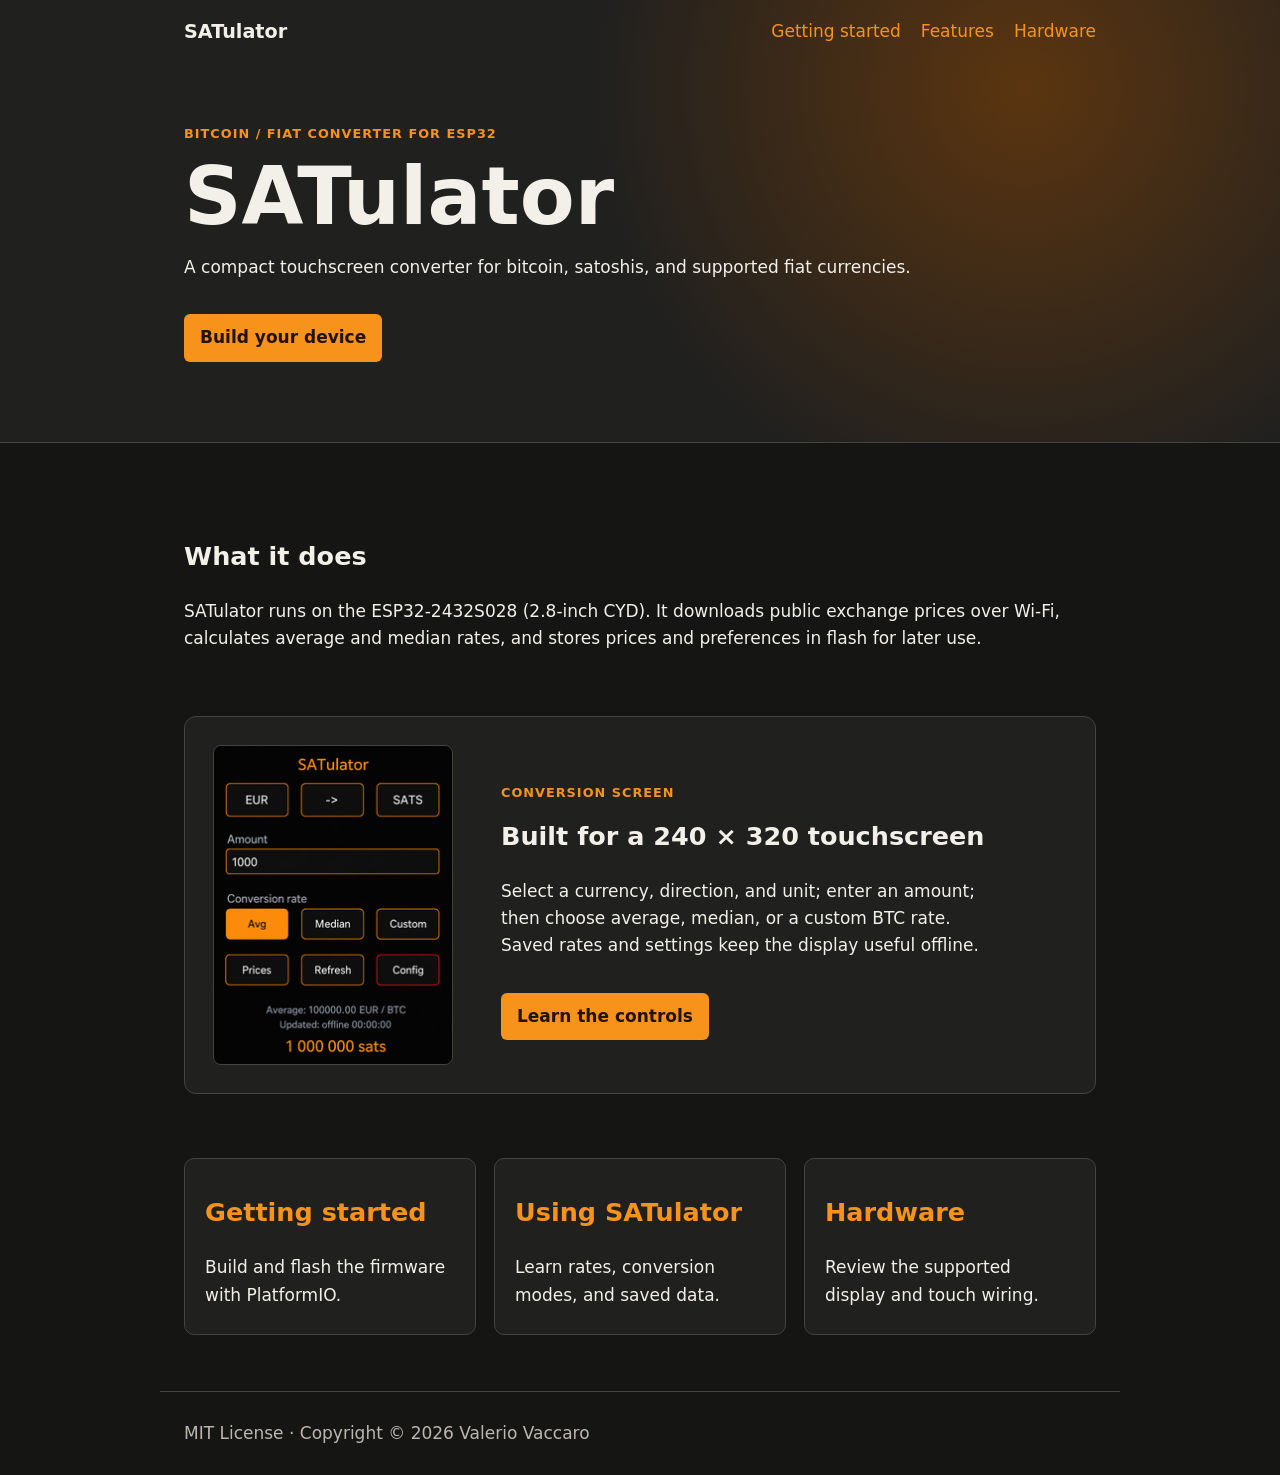
<file: docs/index.html>
<!doctype html>
<html lang="en">
  <head>
    <meta charset="utf-8">
    <meta name="viewport" content="width=device-width, initial-scale=1">
    <meta name="description" content="SATulator: a compact Bitcoin and fiat converter for the ESP32 CYD.">
    <title>SATulator documentation</title>
    <link rel="stylesheet" href="assets/site.css">
  </head>
  <body>
    <header class="hero">
      <nav><a class="brand" href="index.html">SATulator</a><a href="getting-started.html">Getting started</a><a href="features.html">Features</a><a href="hardware.html">Hardware</a></nav>
      <div class="hero-copy">
        <p class="eyebrow">Bitcoin / fiat converter for ESP32</p>
        <h1>SATulator</h1>
        <p>A compact touchscreen converter for bitcoin, satoshis, and supported fiat currencies.</p>
        <a class="button" href="getting-started.html">Build your device</a>
      </div>
    </header>
    <main>
      <section>
        <h2>What it does</h2>
        <p>SATulator runs on the ESP32-2432S028 (2.8-inch CYD). It downloads public exchange prices over Wi-Fi, calculates average and median rates, and stores prices and preferences in flash for later use.</p>
      </section>
      <section class="screen-preview">
        <img src="assets/satulator-gui.png" width="240" height="320" alt="SATulator conversion screen showing EUR to satoshis">
        <div><p class="eyebrow">Conversion screen</p><h2>Built for a 240 × 320 touchscreen</h2><p>Select a currency, direction, and unit; enter an amount; then choose average, median, or a custom BTC rate. Saved rates and settings keep the display useful offline.</p><a class="button" href="features.html">Learn the controls</a></div>
      </section>
      <section class="cards">
        <a href="getting-started.html"><h2>Getting started</h2><p>Build and flash the firmware with PlatformIO.</p></a>
        <a href="features.html"><h2>Using SATulator</h2><p>Learn rates, conversion modes, and saved data.</p></a>
        <a href="hardware.html"><h2>Hardware</h2><p>Review the supported display and touch wiring.</p></a>
      </section>
    </main>
    <footer>MIT License · Copyright © 2026 Valerio Vaccaro</footer>
  </body>
</html>
</file>
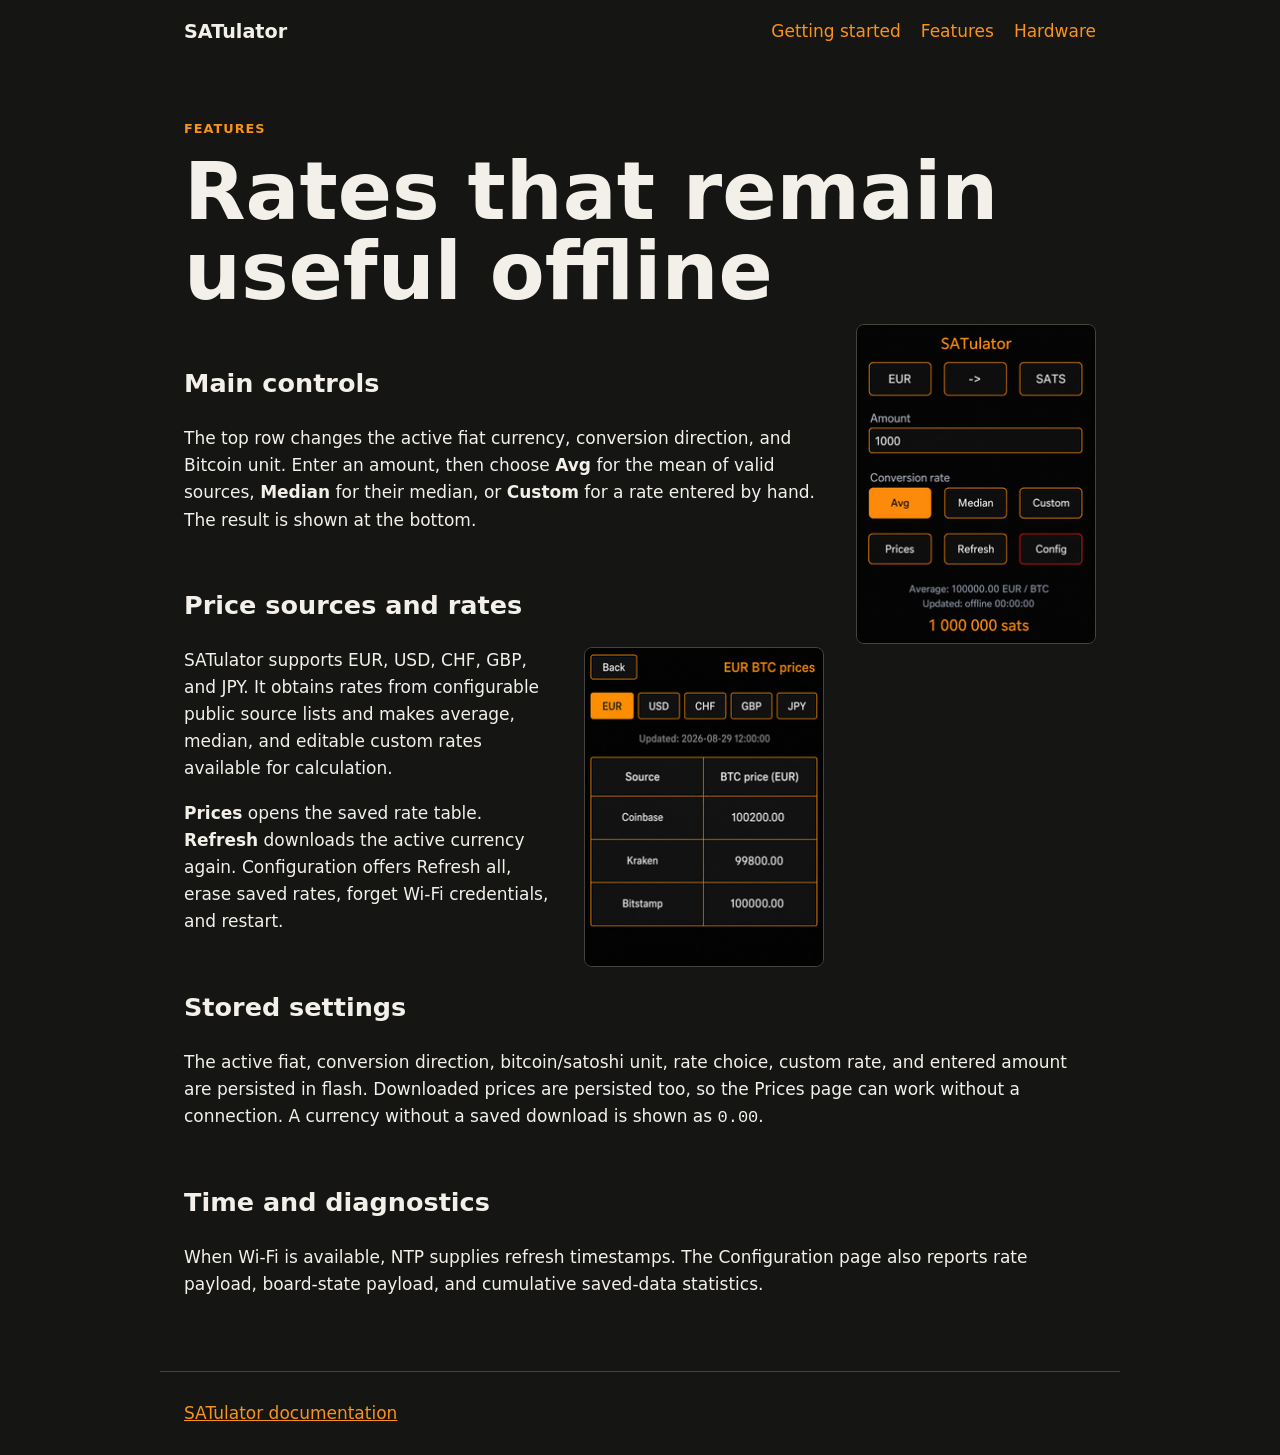
<file: docs/features.html>
<!doctype html>
<html lang="en">
  <head><meta charset="utf-8"><meta name="viewport" content="width=device-width, initial-scale=1"><title>Features · SATulator</title><link rel="stylesheet" href="assets/site.css"></head>
  <body>
    <nav><a class="brand" href="index.html">SATulator</a><a href="getting-started.html">Getting started</a><a href="features.html">Features</a><a href="hardware.html">Hardware</a></nav>
    <main>
      <p class="eyebrow">Features</p><h1>Rates that remain useful offline</h1>
      <img class="ui-shot" src="assets/satulator-gui.png" width="240" height="320" alt="SATulator main conversion screen">
      <h2>Main controls</h2>
      <p>The top row changes the active fiat currency, conversion direction, and Bitcoin unit. Enter an amount, then choose <strong>Avg</strong> for the mean of valid sources, <strong>Median</strong> for their median, or <strong>Custom</strong> for a rate entered by hand. The result is shown at the bottom.</p>
      <h2>Price sources and rates</h2>
      <img class="doc-shot" src="assets/satulator-prices.png" width="240" height="320" alt="SATulator saved EUR Bitcoin prices screen">
      <p>SATulator supports EUR, USD, CHF, GBP, and JPY. It obtains rates from configurable public source lists and makes average, median, and editable custom rates available for calculation.</p>
      <p><strong>Prices</strong> opens the saved rate table. <strong>Refresh</strong> downloads the active currency again. Configuration offers Refresh all, erase saved rates, forget Wi-Fi credentials, and restart.</p>
      <h2>Stored settings</h2>
      <p>The active fiat, conversion direction, bitcoin/satoshi unit, rate choice, custom rate, and entered amount are persisted in flash. Downloaded prices are persisted too, so the Prices page can work without a connection. A currency without a saved download is shown as <code>0.00</code>.</p>
      <h2>Time and diagnostics</h2>
      <p>When Wi-Fi is available, NTP supplies refresh timestamps. The Configuration page also reports rate payload, board-state payload, and cumulative saved-data statistics.</p>
    </main><footer><a href="index.html">SATulator documentation</a></footer>
  </body>
</html>
</file>
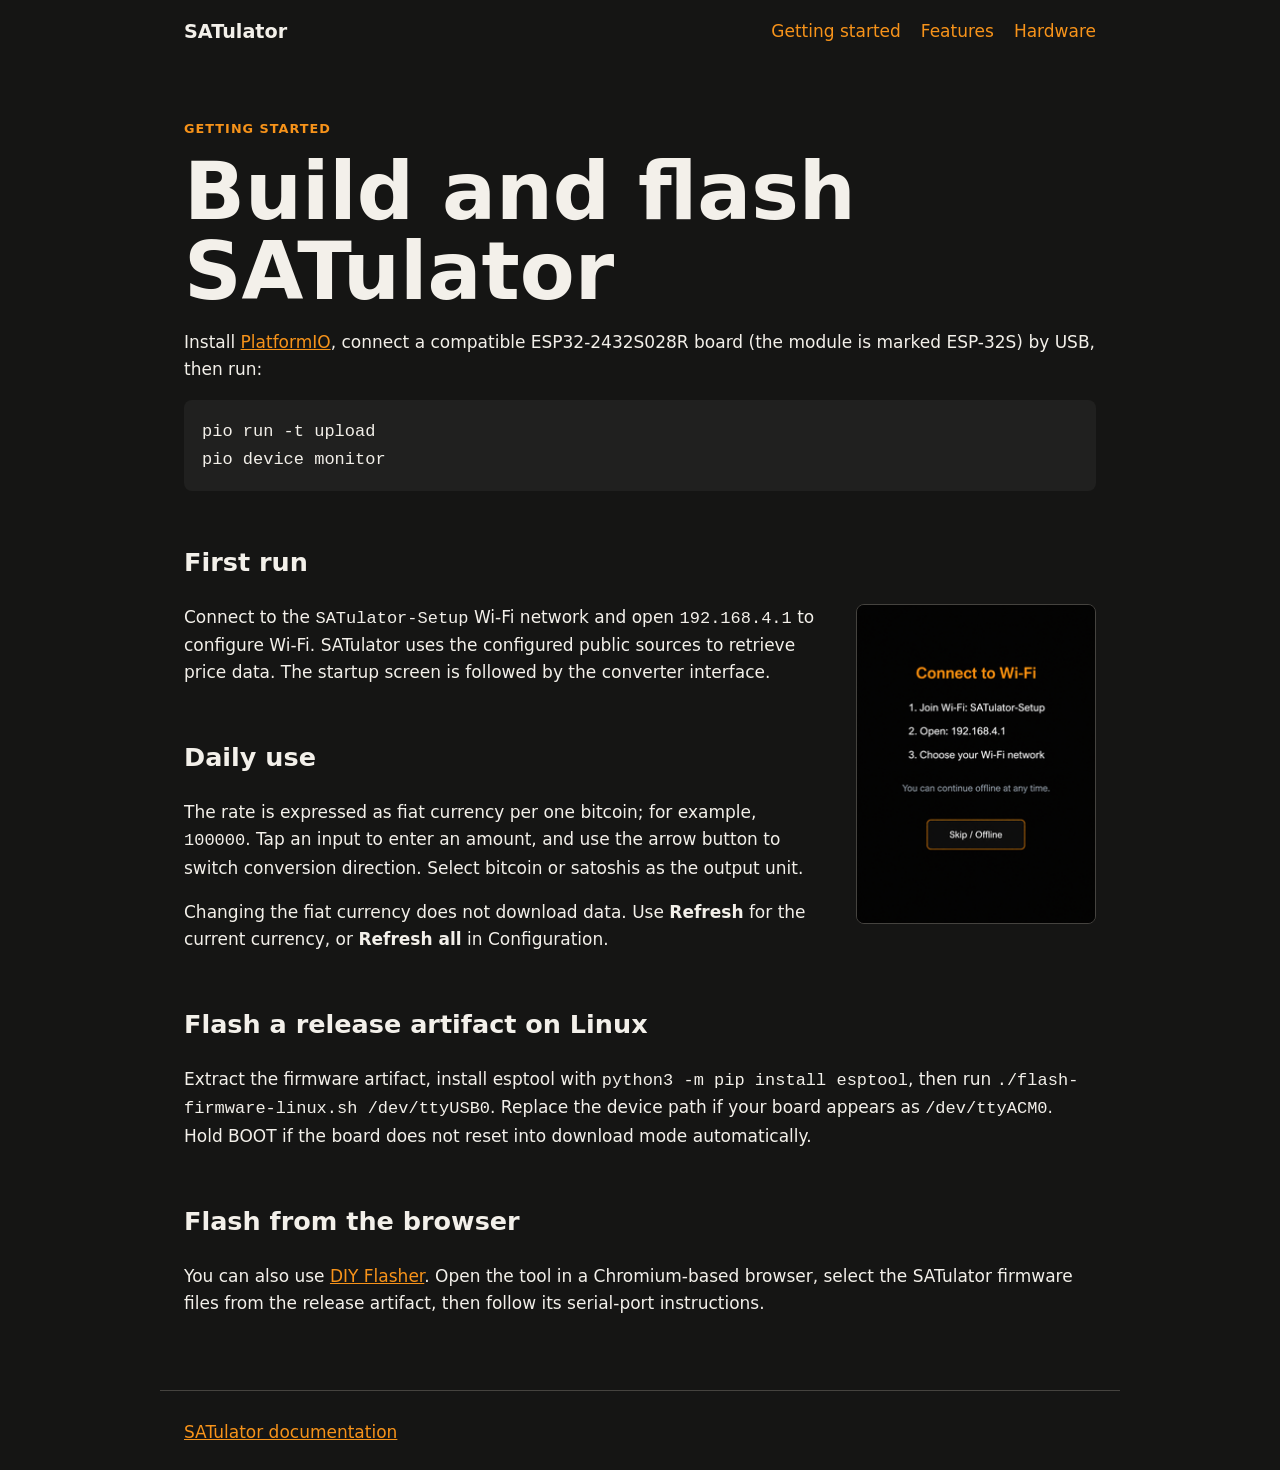
<file: docs/getting-started.html>
<!doctype html>
<html lang="en">
  <head><meta charset="utf-8"><meta name="viewport" content="width=device-width, initial-scale=1"><title>Getting started · SATulator</title><link rel="stylesheet" href="assets/site.css"></head>
  <body>
    <nav><a class="brand" href="index.html">SATulator</a><a href="getting-started.html">Getting started</a><a href="features.html">Features</a><a href="hardware.html">Hardware</a></nav>
    <main>
      <p class="eyebrow">Getting started</p><h1>Build and flash SATulator</h1>
      <p>Install <a href="https://platformio.org/">PlatformIO</a>, connect a compatible ESP32-2432S028R board (the module is marked ESP-32S) by USB, then run:</p>
      <pre><code>pio run -t upload
pio device monitor</code></pre>
      <h2>First run</h2>
      <img class="doc-shot" src="assets/satulator-wifi-setup.png" width="240" height="320" alt="SATulator Connect to Wi-Fi setup screen">
      <p>Connect to the <code>SATulator-Setup</code> Wi-Fi network and open <code>192.168.4.1</code> to configure Wi-Fi. SATulator uses the configured public sources to retrieve price data. The startup screen is followed by the converter interface.</p>
      <h2>Daily use</h2>
      <p>The rate is expressed as fiat currency per one bitcoin; for example, <code>100000</code>. Tap an input to enter an amount, and use the arrow button to switch conversion direction. Select bitcoin or satoshis as the output unit.</p>
      <p>Changing the fiat currency does not download data. Use <strong>Refresh</strong> for the current currency, or <strong>Refresh all</strong> in Configuration.</p>
      <h2>Flash a release artifact on Linux</h2><p>Extract the firmware artifact, install esptool with <code>python3 -m pip install esptool</code>, then run <code>./flash-firmware-linux.sh /dev/ttyUSB0</code>. Replace the device path if your board appears as <code>/dev/ttyACM0</code>. Hold BOOT if the board does not reset into download mode automatically.</p>
      <h2>Flash from the browser</h2><p>You can also use <a href="https://valerio-vaccaro.github.io/diyflasher/">DIY Flasher</a>. Open the tool in a Chromium-based browser, select the SATulator firmware files from the release artifact, then follow its serial-port instructions.</p>
    </main><footer><a href="index.html">SATulator documentation</a></footer>
  </body>
</html>
</file>
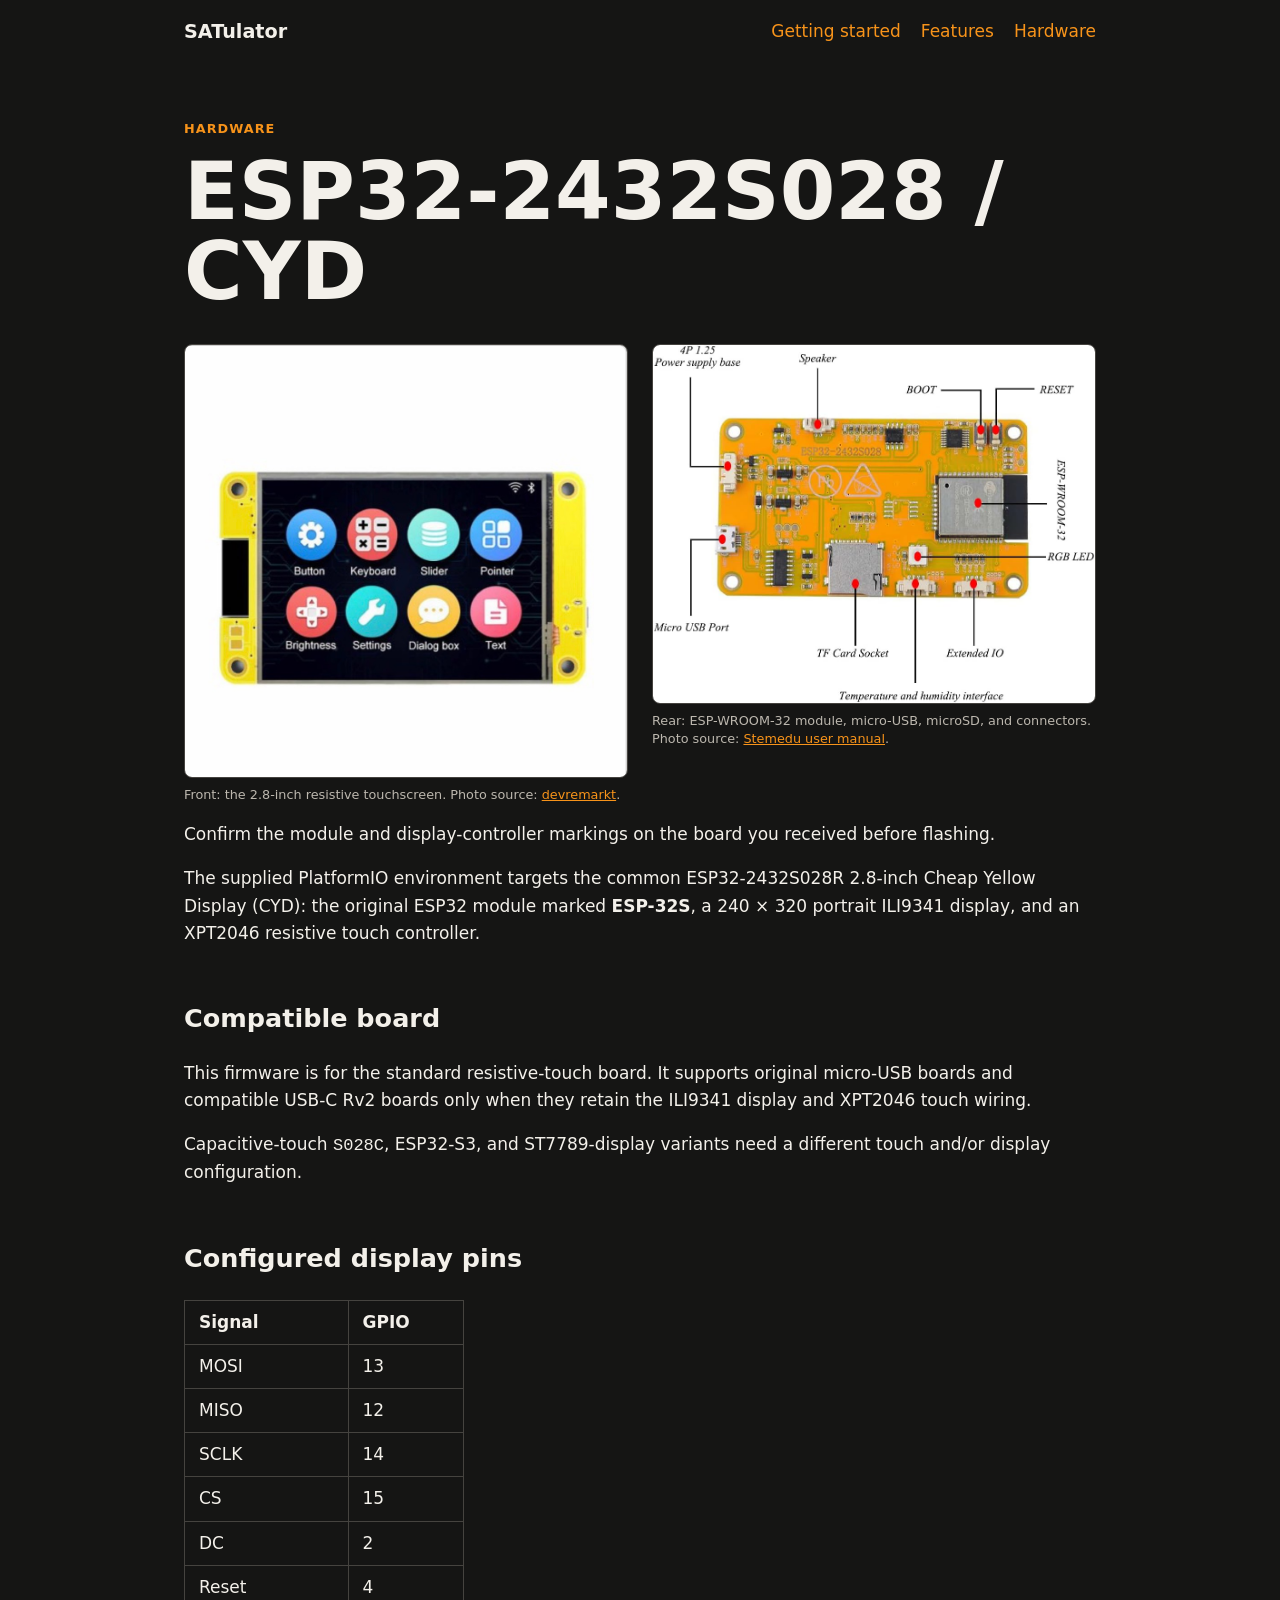
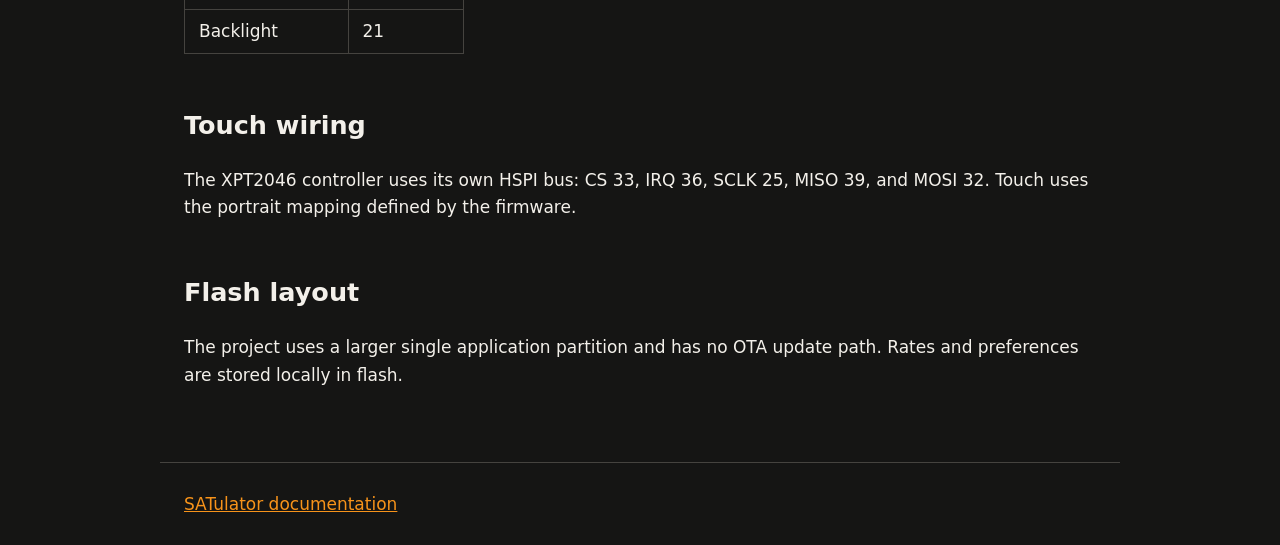
<file: docs/hardware.html>
<!doctype html>
<html lang="en">
  <head><meta charset="utf-8"><meta name="viewport" content="width=device-width, initial-scale=1"><title>Hardware · SATulator</title><link rel="stylesheet" href="assets/site.css"></head>
  <body>
    <nav><a class="brand" href="index.html">SATulator</a><a href="getting-started.html">Getting started</a><a href="features.html">Features</a><a href="hardware.html">Hardware</a></nav>
    <main>
      <p class="eyebrow">Hardware</p><h1>ESP32-2432S028 / CYD</h1>
      <section class="hardware-gallery" aria-label="ESP32-2432S028R board front and rear views">
        <figure><img src="assets/esp32-2432s028r-front.jpg" width="320" height="313" alt="Front view of an ESP32-2432S028R Cheap Yellow Display board"><figcaption>Front: the 2.8-inch resistive touchscreen. Photo source: <a href="https://www.devremarkt.com/esp32-2432s028r-2-8-tft-modul-P482">devremarkt</a>.</figcaption></figure>
        <figure><img src="assets/esp32-2432s028r-board.jpg" width="480" height="389" alt="Rear view of an ESP32-2432S028R Cheap Yellow Display board with its connectors labeled"><figcaption>Rear: ESP-WROOM-32 module, micro-USB, microSD, and connectors. Photo source: <a href="https://manuals.plus/asin/B0DHJXYJY9">Stemedu user manual</a>.</figcaption></figure>
      </section>
      <p>Confirm the module and display-controller markings on the board you received before flashing.</p>
      <p>The supplied PlatformIO environment targets the common ESP32-2432S028R 2.8-inch Cheap Yellow Display (CYD): the original ESP32 module marked <strong>ESP-32S</strong>, a 240 × 320 portrait ILI9341 display, and an XPT2046 resistive touch controller.</p>
      <h2>Compatible board</h2><p>This firmware is for the standard resistive-touch board. It supports original micro-USB boards and compatible USB-C Rv2 boards only when they retain the ILI9341 display and XPT2046 touch wiring.</p><p>Capacitive-touch <code>S028C</code>, ESP32-S3, and ST7789-display variants need a different touch and/or display configuration.</p>
      <h2>Configured display pins</h2>
      <table><thead><tr><th>Signal</th><th>GPIO</th></tr></thead><tbody><tr><td>MOSI</td><td>13</td></tr><tr><td>MISO</td><td>12</td></tr><tr><td>SCLK</td><td>14</td></tr><tr><td>CS</td><td>15</td></tr><tr><td>DC</td><td>2</td></tr><tr><td>Reset</td><td>4</td></tr><tr><td>Backlight</td><td>21</td></tr></tbody></table>
      <h2>Touch wiring</h2><p>The XPT2046 controller uses its own HSPI bus: CS 33, IRQ 36, SCLK 25, MISO 39, and MOSI 32. Touch uses the portrait mapping defined by the firmware.</p>
      <h2>Flash layout</h2><p>The project uses a larger single application partition and has no OTA update path. Rates and preferences are stored locally in flash.</p>
    </main><footer><a href="index.html">SATulator documentation</a></footer>
  </body>
</html>
</file>
<file: docs/assets/site.css>
:root { color-scheme: dark; --ink: #f3f0ea; --muted: #bcb7ae; --orange: #f7931a; --surface: #20201f; --line: #45433f; }
* { box-sizing: border-box; }
body { margin: 0; background: #151514; color: var(--ink); font: 17px/1.6 system-ui, sans-serif; }
nav, main, footer { max-width: 960px; margin: auto; padding-left: 24px; padding-right: 24px; }
nav { display: flex; gap: 20px; align-items: center; min-height: 64px; flex-wrap: wrap; }
a { color: var(--orange); } nav a { text-decoration: none; } .brand { color: var(--ink); font-weight: 800; font-size: 1.2rem; margin-right: auto; }
.hero { background: radial-gradient(circle at 80% 20%, #5b3510, transparent 40%), #20201f; border-bottom: 1px solid var(--line); }.hero-copy { max-width: 960px; margin: 60px auto 0; padding: 0 24px 80px; }
h1 { font-size: clamp(2.5rem, 7vw, 5rem); line-height: 1; margin: .15em 0; } h2 { margin-top: 2em; } .eyebrow { color: var(--orange); font-weight: 700; text-transform: uppercase; letter-spacing: .08em; font-size: .8rem; }
main { padding-top: 42px; padding-bottom: 56px; } .cards { display: grid; grid-template-columns: repeat(auto-fit, minmax(210px, 1fr)); gap: 18px; }.cards a { display: block; color: var(--ink); background: var(--surface); border: 1px solid var(--line); border-radius: 10px; padding: 8px 20px; text-decoration: none; }.cards h2 { color: var(--orange); margin-top: 1em; }
.button { display: inline-block; margin-top: 16px; padding: 10px 16px; border-radius: 6px; background: var(--orange); color: #211304; text-decoration: none; font-weight: 800; } pre { overflow-x: auto; padding: 18px; background: var(--surface); border-radius: 8px; } table { border-collapse: collapse; min-width: 280px; } th, td { border: 1px solid var(--line); padding: 8px 14px; text-align: left; } footer { border-top: 1px solid var(--line); color: var(--muted); padding-top: 28px; padding-bottom: 28px; }
.screen-preview { display: flex; align-items: center; gap: 48px; margin: 64px 0; padding: 28px; background: var(--surface); border: 1px solid var(--line); border-radius: 12px; }.screen-preview img, .ui-shot, .doc-shot, .hardware-gallery img { border: 1px solid var(--line); border-radius: 8px; }.screen-preview h2 { margin-top: .25em; }.screen-preview > div { max-width: 500px; }.ui-shot, .doc-shot { float: right; margin: 0 0 24px 32px; }.hardware-gallery { display: flex; gap: 24px; align-items: flex-start; margin: 32px 0 12px; }.hardware-gallery figure { flex: 1; margin: 0; }.hardware-gallery img { display: block; width: 100%; height: auto; }.hardware-gallery figcaption { margin-top: 8px; color: var(--muted); font-size: .8rem; line-height: 1.4; }@media (max-width: 620px) { .screen-preview, .hardware-gallery { align-items: flex-start; flex-direction: column; gap: 20px; }.ui-shot, .doc-shot { float: none; display: block; margin: 0 auto 24px; }.hardware-gallery figure { width: 100%; } }
</file>
